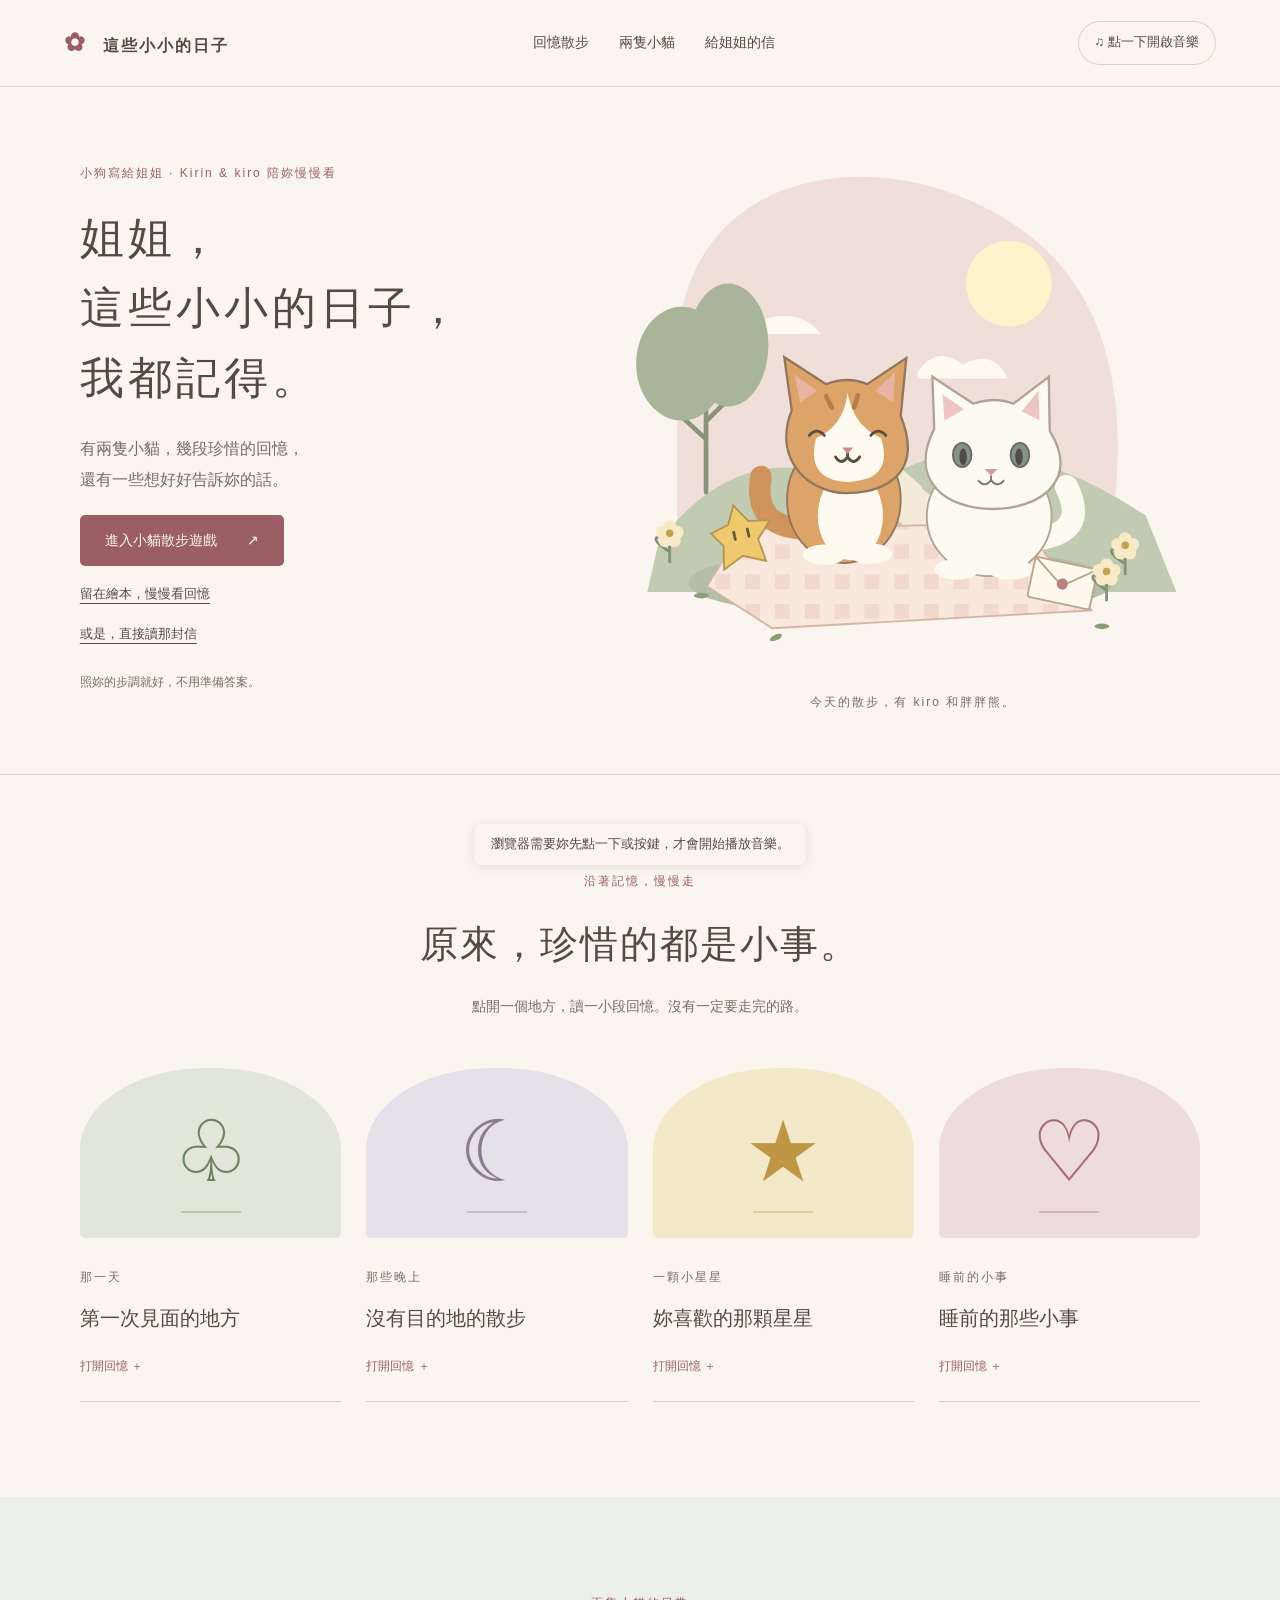
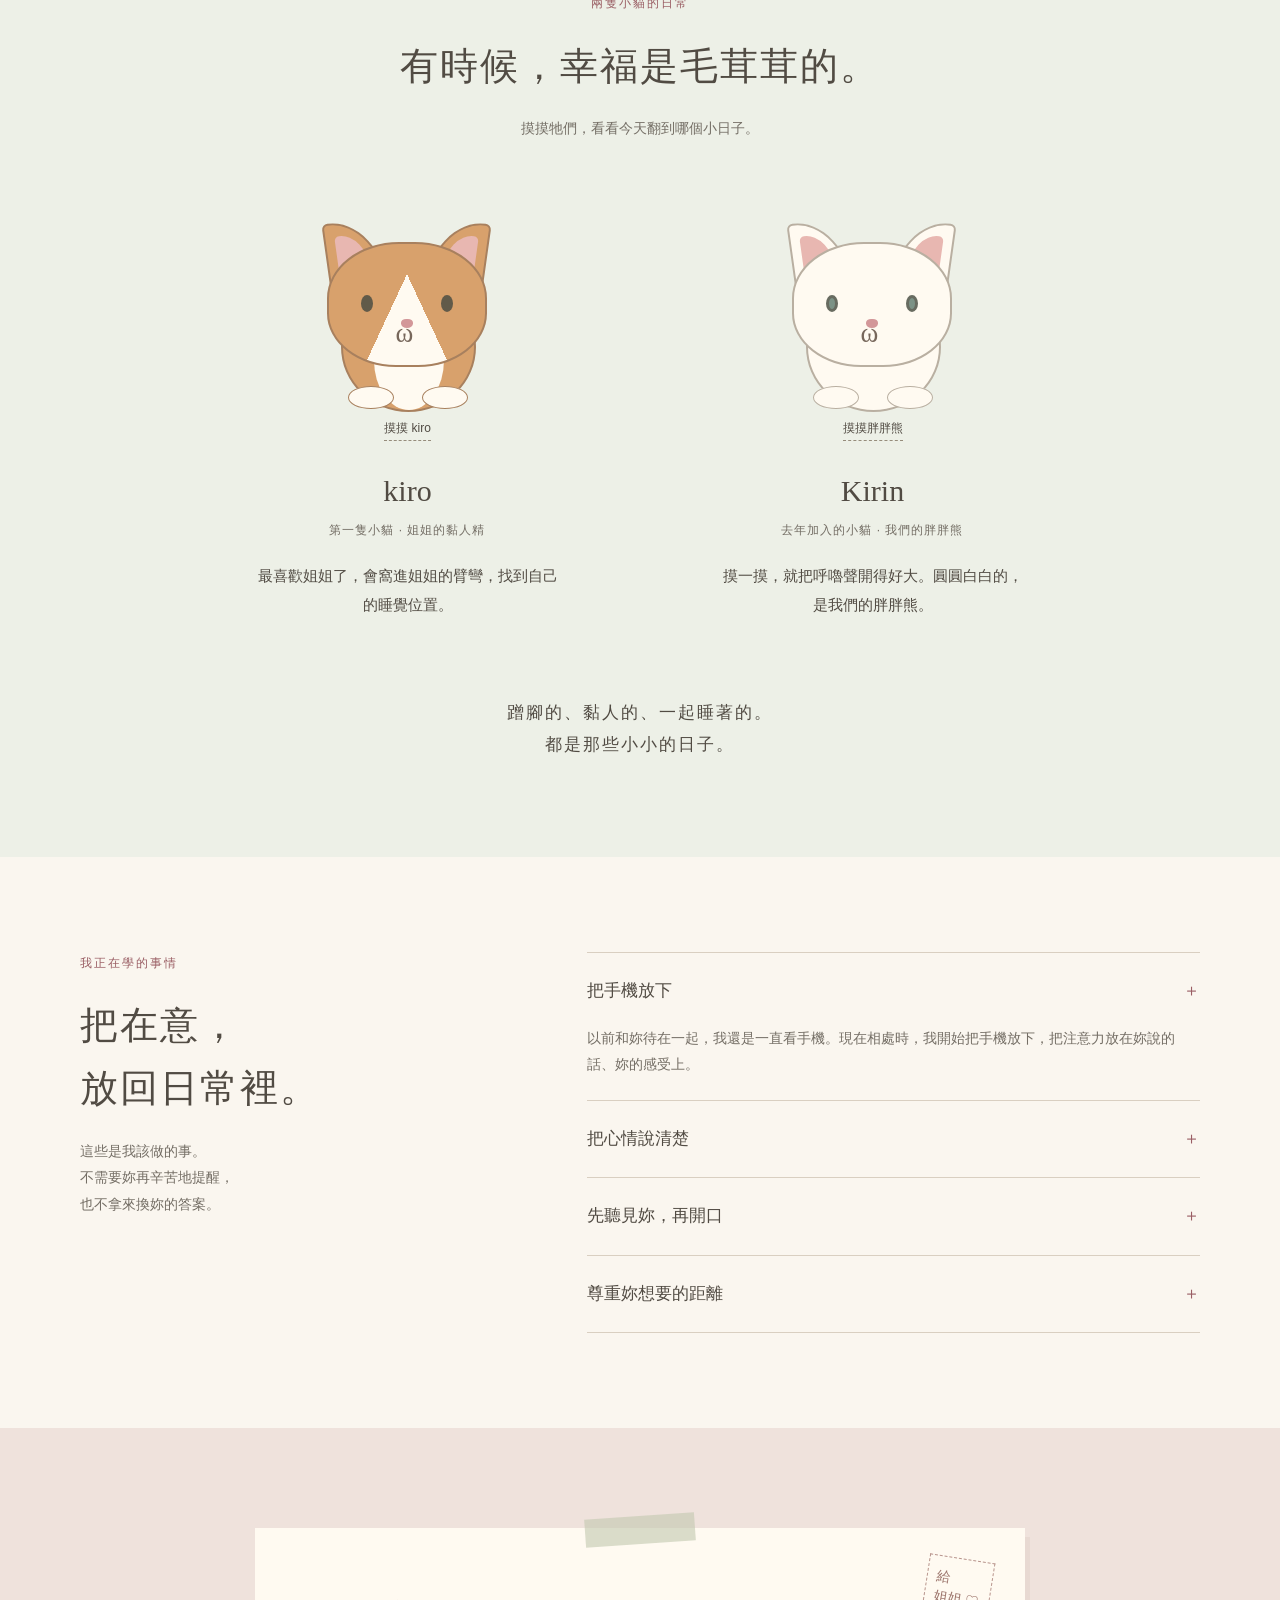
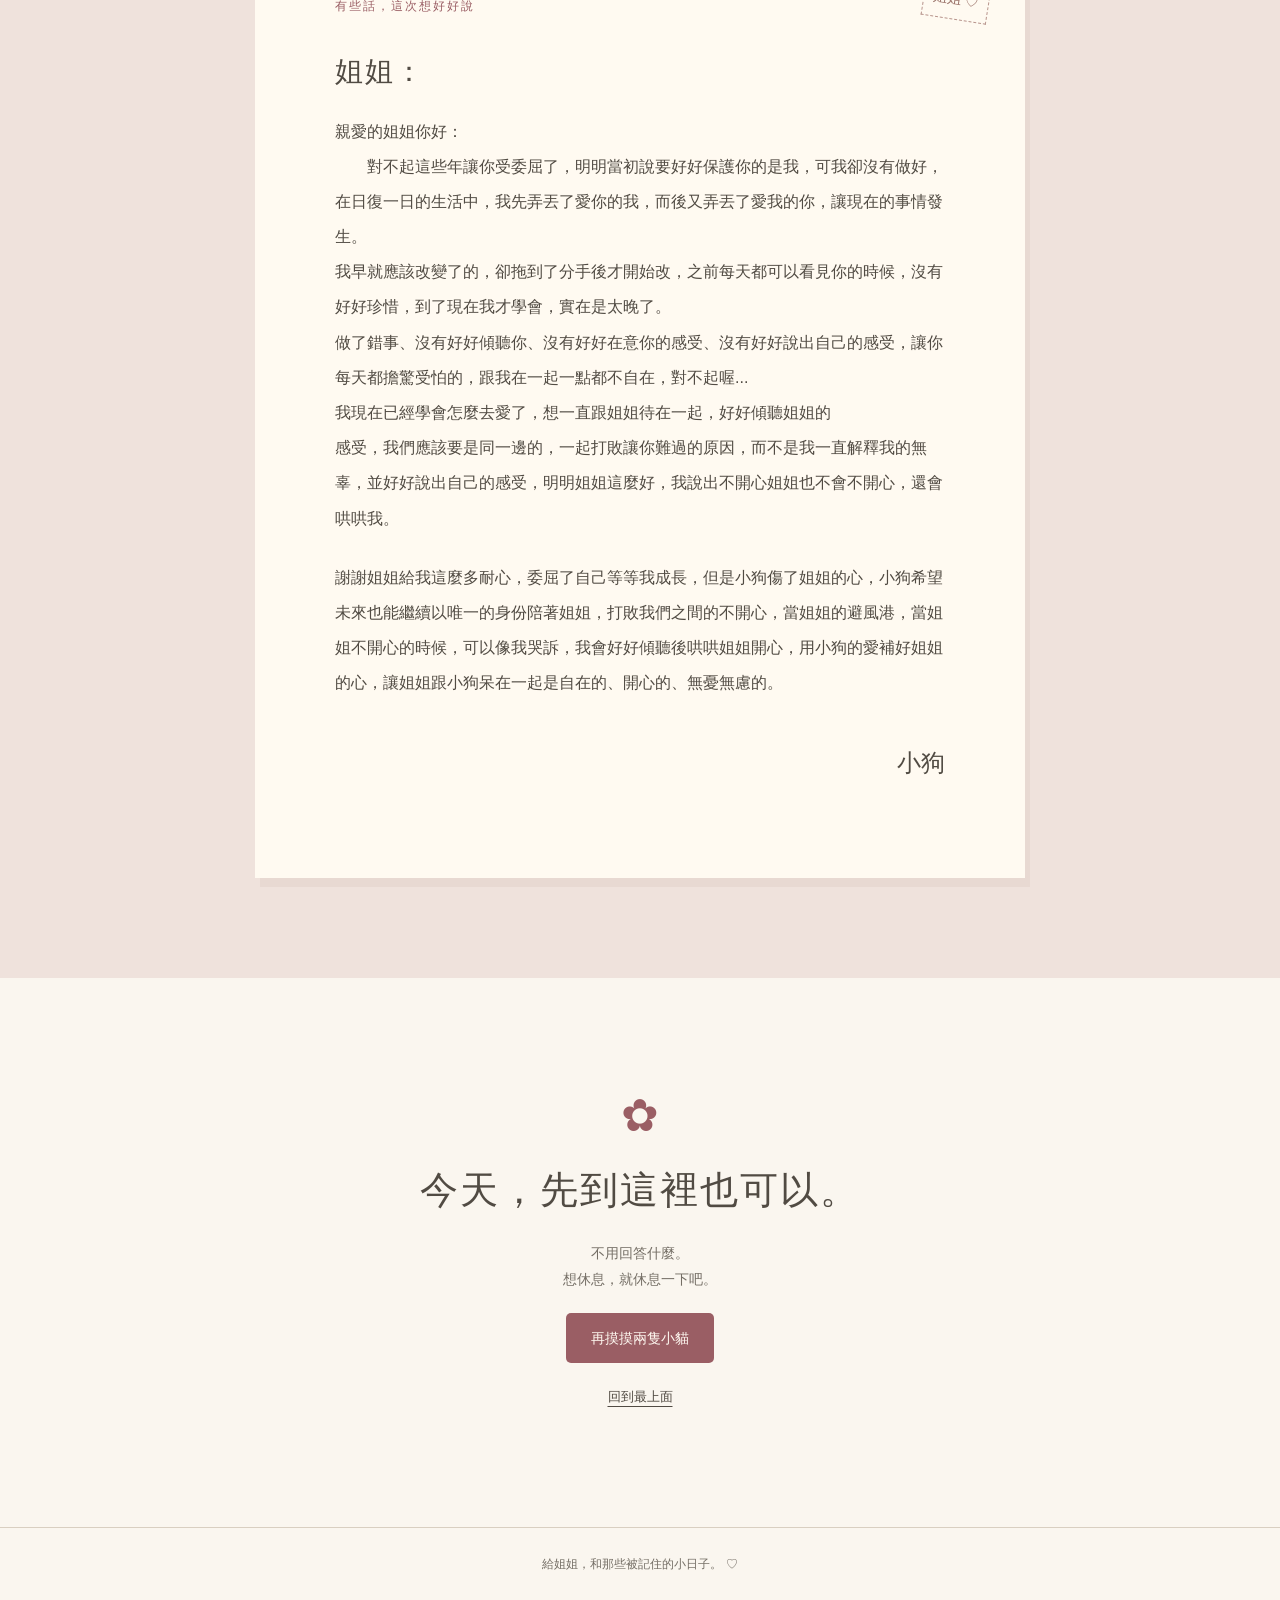
<file: index.html>
<!doctype html>
<html lang="zh-Hant">
<head>
  <meta charset="utf-8">
  <meta name="viewport" content="width=device-width,initial-scale=1">
  <meta name="robots" content="noindex,nofollow">
  <meta name="theme-color" content="#faf6ef">
  <title>姐姐，這些小小的日子</title>
  <link rel="stylesheet" href="./style.css">
  <script src="./story-content.js" defer></script>
  <script src="./letter.js" defer></script>
  <script src="./storybook-content.js" defer></script>
  <script src="./app.js" defer></script>
</head>
<body>
<a class="skip" href="#letter">直接讀信</a>
<header>
  <a class="brand" href="#home"><span aria-hidden="true">✿</span> 這些小小的日子</a>
  <nav aria-label="章節"><a href="#memories">回憶散步</a><a href="#cats">兩隻小貓</a><a href="#letter">給姐姐的信</a></nav>
  <button id="music" aria-pressed="false" type="button">♫ 音樂：關</button>
</header>
<main>
  <section id="home" class="hero">
    <div class="hero-copy"><p class="eyebrow">小狗寫給姐姐 · Kirin &amp; kiro 陪妳慢慢看</p>
      <h1>姐姐，<br>這些小小的日子，<br>我都記得。</h1>
      <p>有兩隻小貓，幾段珍惜的回憶，<br>還有一些想好好告訴妳的話。</p>
      <a class="primary" href="./game.html">進入小貓散步遊戲 <span aria-hidden="true">↗</span></a>
      <a class="quiet" href="#memories">留在繪本，慢慢看回憶</a>
      <a class="quiet" href="#letter">或是，直接讀那封信</a>
      <small>照妳的步調就好，不用準備答案。</small>
    </div>
    <div class="hero-art">
      <svg viewBox="0 0 650 590" role="img" aria-label="橘白色 kiro 與白色 Kirin 坐在公園的小毯子上，旁邊放著星星背包與一封信">
        <defs>
          <pattern id="checks" width="32" height="32" patternUnits="userSpaceOnUse"><rect width="32" height="32" fill="#f3d8cd"/><path d="M0 0h16v32H0zM0 0h32v16H0z" fill="#fff8ed" opacity=".5"/></pattern>
          <g id="flower"><path d="M0 0v32m0-12q-20-13-13-16Q0 4 0 20" fill="none" stroke="#819377" stroke-width="3"/><g fill="#f8eac6"><circle cx="0" cy="-7" r="7"/><circle cx="8" cy="-1" r="7"/><circle cx="5" cy="8" r="7"/><circle cx="-5" cy="8" r="7"/><circle cx="-8" cy="-1" r="7"/></g><circle r="4" fill="#c6a04f"/></g>
        </defs>
        <path d="M71 417V244C65 46 244 8 369 56c142 54 188 168 172 329Z" fill="#f0dfd8"/>
        <circle cx="427" cy="152" r="46" fill="#fff3cb"/>
        <path d="M93 195q37-35 67-4q45-13 65 15H93m236 42q20-31 49-9q32-18 48 15H329" fill="#fff9ef"/>
        <path d="M51 430q95-125 223-56q122-91 300 27l33 82H39Z" fill="#c1cbb1"/>
        <path d="M318 356q-25 28 43 56t80 84" fill="none" stroke="#f5ead8" stroke-width="43"/>
        <g stroke="#899478" stroke-width="5" fill="none" stroke-linecap="round"><path d="M102 376V245m0 74-40-37m40 18 41-41"/></g>
        <g fill="#a9b598"><ellipse cx="76" cy="238" rx="49" ry="61"/><ellipse cx="126" cy="218" rx="43" ry="66"/></g>
        <ellipse cx="311" cy="473" rx="228" ry="39" fill="#b4bea5"/>
        <path d="m141 416 299-7 76 94-343 19-70-45Z" fill="url(#checks)" stroke="#d4b5a6" stroke-width="2"/>
        <g transform="translate(148 225)" class="illustrated-cat">
          <path d="M83 189q-81 10-70-55" fill="none" stroke="#cf945b" stroke-width="23" stroke-linecap="round"/>
          <ellipse cx="102" cy="159" rx="61" ry="68" fill="#dca468" stroke="#94755e" stroke-width="2"/>
          <ellipse cx="109" cy="176" rx="35" ry="48" fill="#fffaf0"/>
          <path d="M46 63 38 6 83 35q23-9 44 0l42-28-6 62c27 67-24 83-59 83S24 120 46 63Z" fill="#dca468" stroke="#94755e" stroke-width="2.5"/>
          <path d="m49 25 6 30 18-13m63 0 21-20-2 33" fill="#e8b3a2"/>
          <path d="M106 44q-4 36-34 49-11 45 34 47 50-2 36-47-30-13-36-49" fill="#fffaf0"/>
          <path d="m83 48 6 12m28-13-4 13" stroke="#b67d49" stroke-width="5" stroke-linecap="round"/>
          <g stroke="#594d42" stroke-width="3" fill="none" stroke-linecap="round"><path d="M65 90q8-9 16 0m50 0q8-9 16 0m-41 17v6q-7 10-13 0m13 0q6 10 13 0"/></g>
          <path d="m100 103 12 0-6 7Z" fill="#c88f8a"/>
          <ellipse cx="81" cy="218" rx="23" ry="11" fill="#fffaf0"/><ellipse cx="131" cy="217" rx="23" ry="11" fill="#fffaf0"/>
        </g>
        <g transform="translate(323 244)">
          <path d="M110 183q85 2 56-57" fill="none" stroke="#fdfaf2" stroke-width="25" stroke-linecap="round"/>
          <ellipse cx="83" cy="158" rx="67" ry="64" fill="#fdfaf2" stroke="#b0a396" stroke-width="2"/>
          <path d="M24 64 22 8l44 29q23-8 43 0l38-29 1 58c33 53-10 84-61 84S-4 119 24 64Z" fill="#fdfaf2" stroke="#b0a396" stroke-width="2.5"/>
          <path d="m33 27 2 28 21-12m62 2 18-22 1 32" fill="#edc5c3"/>
          <g fill="#839386" stroke="#6b6860" stroke-width="2"><ellipse cx="54" cy="92" rx="10" ry="13"/><ellipse cx="116" cy="92" rx="10" ry="13"/></g>
          <g fill="#4e4c44"><ellipse cx="55" cy="94" rx="4" ry="9"/><ellipse cx="115" cy="94" rx="4" ry="9"/></g>
          <path d="m78 107 14 0-7 7Z" fill="#d39d9f"/><path d="M85 114v5m0 0q-7 9-14 0m14 0q7 9 14 0" fill="none" stroke="#80736b" stroke-width="2"/>
          <ellipse cx="48" cy="215" rx="24" ry="11" fill="#fdfaf2"/><ellipse cx="106" cy="215" rx="24" ry="11" fill="#fdfaf2"/>
        </g>
        <g transform="translate(102 397) rotate(-13)"><path d="m0 24 20-5L30 0l12 20 23 4-17 17 3 25-23-11-23 10 5-25Z" fill="#eec96d" stroke="#b69650" stroke-width="2"/><path d="M24 28v8m15-8v8" stroke="#695740" stroke-width="3" stroke-linecap="round"/></g>
        <g transform="translate(456 445) rotate(12)"><rect width="68" height="44" rx="3" fill="#fff9ed" stroke="#bba58c" stroke-width="2"/><path d="m0 0 34 25L68 0" fill="none" stroke="#bba58c" stroke-width="2"/><circle cx="34" cy="23" r="6" fill="#bd7e7e"/></g>
        <use href="#flower" x="63" y="420"/><use href="#flower" x="552" y="433"/><use href="#flower" x="532" y="461"/>
        <g fill="#8c9d7b"><ellipse cx="177" cy="532" rx="7" ry="3" transform="rotate(-25 177 532)"/><ellipse cx="527" cy="520" rx="8" ry="3"/><ellipse cx="97" cy="487" rx="8" ry="3"/></g>
      </svg>
      <p class="art-note">今天的散步，有 kiro 和胖胖熊。</p>
    </div>
  </section>
  <section id="memories" class="section memories">
    <div class="section-heading"><p class="eyebrow">沿著記憶，慢慢走</p><h2>原來，珍惜的都是小事。</h2><p>點開一個地方，讀一小段回憶。沒有一定要走完的路。</p></div>
    <div class="memory-grid">
      <details><summary><span class="drawing park" aria-hidden="true">♧<i></i></span><span class="memory-number">那一天</span><h3>成大光復門對面的小路</h3><span class="open-hint">打開回憶 ＋</span></summary><div class="memory-copy" data-stories="park.bench park.car walk.lamp"><p>第一次見面，是在成功大學光復大門對面、停車場旁邊的小路。我在那裡上了姐姐的車。</p><p>我那時候還開了錄音，因為很擔心後座會有人把我擄走。現在想起來，自己真的好緊張。</p><p>坐在車上，我還是很緊張，一直調整我的口罩。</p><p>我也記得，我們曾把車停在路邊，一起玩傳說對決。現在想起來，我記得的不只是遊戲，是那時候有妳在旁邊。</p><p>走過暗暗的小路時，我有一點小心思：想讓妳牽著我、靠著我。那是我很想靠近妳的時候。</p></div></details>
      <details><summary><span class="drawing walk" aria-hidden="true">☾<i></i></span><span class="memory-number">那些晚上</span><h3>火車站旁的散步</h3><span class="open-hint">打開回憶 ＋</span></summary><div class="memory-copy" data-stories="walk.bench"><p>以前，我們會在台南火車站旁邊的公園散步。</p><p>不一定要去哪裡，也不一定要做什麼。兩個人一起走著，就是我很珍惜的日常。</p><p>後來我卻常把注意力留給手機，忘了好好陪在眼前的妳身邊。</p></div></details>
      <details><summary><span class="drawing star" aria-hidden="true">★<i></i></span><span class="memory-number">一顆小星星</span><h3>妳喜歡的星星背包</h3><span class="open-hint">打開回憶 ＋</span></summary><div class="memory-copy" data-stories="home.star"><p>送妳的那個瑪利歐星星背包，妳很喜歡。</p><p>後來它髒掉了，但我一直記得，自己曾經很用心地想讓妳開心。</p><p>我想找回的，也包括那個會認真記住妳喜歡什麼的自己。</p></div></details>
      <details><summary><span class="drawing care" aria-hidden="true">♡<i></i></span><span class="memory-number">睡前的小事</span><h3>卸妝，然後擦保養品</h3><span class="open-hint">打開回憶 ＋</span></summary><div class="memory-copy" data-stories="home.care"><p>以前，我會每天幫妳卸妝、擦臉上的保養品。</p><p>這些看起來很小的事情，曾經是我把在意放進生活裡的方式。</p><p>後來不再做的時候，我沒有好好想過，妳會有多失落。對不起。</p></div></details>
    </div>
  </section>
  <section id="cats" class="section cats">
    <div class="section-heading"><p class="eyebrow">兩隻小貓的日常</p><h2>有時候，幸福是毛茸茸的。</h2><p>摸摸牠們，看看今天翻到哪個小日子。</p></div>
    <div class="cat-pair">
      <article><button class="cat-button" data-cat="kiro" aria-label="摸摸 kiro，讀下一段日常"><span class="cat-portrait orange" aria-hidden="true"><span class="ear left"></span><span class="ear right"></span><span class="cat-body"></span><span class="cat-head"><i class="eye left"></i><i class="eye right"></i><i class="nose"></i><i class="mouth">ω</i></span><span class="paw left"></span><span class="paw right"></span><span class="pet-heart">♡</span></span><span class="pet-label">摸摸 kiro</span></button><h3>kiro</h3><p class="cat-subtitle">第一隻小貓 · 姐姐的黏人精</p><p class="cat-story" id="kiro-story" aria-live="polite">最喜歡姐姐了，會窩進姐姐的臂彎，找到自己的睡覺位置。</p></article>
      <article><button class="cat-button" data-cat="Kirin" aria-label="摸摸 Kirin，讀下一段日常"><span class="cat-portrait white" aria-hidden="true"><span class="ear left"></span><span class="ear right"></span><span class="cat-body"></span><span class="cat-head"><i class="eye left"></i><i class="eye right"></i><i class="nose"></i><i class="mouth">ω</i></span><span class="paw left"></span><span class="paw right"></span><span class="pet-heart">♡</span></span><span class="pet-label">摸摸胖胖熊</span></button><h3>Kirin</h3><p class="cat-subtitle">去年加入的小貓 · 我們的胖胖熊</p><p class="cat-story" id="Kirin-story" aria-live="polite">摸一摸，就把呼嚕聲開得好大。圓圓白白的，是我們的胖胖熊。</p></article>
    </div>
    <p class="cat-footnote">蹭腳的、黏人的、一起睡著的。<br>都是那些小小的日子。</p>
  </section>
  <section id="changes" class="section changes">
    <div><p class="eyebrow">我正在學的事情</p><h2>把在意，<br>放回日常裡。</h2><p>這些是我該做的事。<br>不需要妳再辛苦地提醒，<br>也不拿來換妳的答案。</p></div>
    <div class="change-list">
      <details open><summary>把手機放下 <span>＋</span></summary><p>以前和妳待在一起，我還是一直看手機。現在相處時，我開始把手機放下，把注意力放在妳說的話、妳的感受上。</p></details>
      <details><summary>把心情說清楚 <span>＋</span></summary><p>我現在心情不好時，會直接說出來，不讓妳只能從我的沉默猜測，也不讓妳一直擔心我是不是在生氣。</p></details>
      <details><summary>先聽見妳，再開口 <span>＋</span></summary><p>這是我還要繼續練習的。妳說難過的時候，我先聽完，不急著解釋自己的行為，不用「我不是那個意思」把妳的感受推回去。</p></details>
      <details><summary>尊重妳想要的距離 <span>＋</span></summary><p>我想靠近妳，也要在意妳是不是舒服。擁抱之前先確認，妳不想的時候就停下。妳說累了，我要認真聽見。</p></details>
    </div>
  </section>
  <section id="letter" class="section letter-section">
    <div class="letter">
      <span class="stamp" aria-hidden="true">給<br>姐姐 ♡</span>
      <p class="eyebrow">有些話，這次想好好說</p><h2>姐姐：</h2>
      <div id="letter-body"><p>這封信還沒寫好。</p></div>
      <p class="signature">小狗</p>
    </div>
  </section>
  <section class="ending section"><span aria-hidden="true" class="end-flower">✿</span><h2>今天，先到這裡也可以。</h2><p>不用回答什麼。<br>想休息，就休息一下吧。</p><a class="primary" href="#cats">再摸摸兩隻小貓</a><a class="quiet" href="#home">回到最上面</a></section>
</main>
<footer>給姐姐，和那些被記住的小日子。<span aria-hidden="true"> ♡</span></footer>
<p id="audio-status" class="audio-status" role="status"></p>
</body>
</html>
</file>
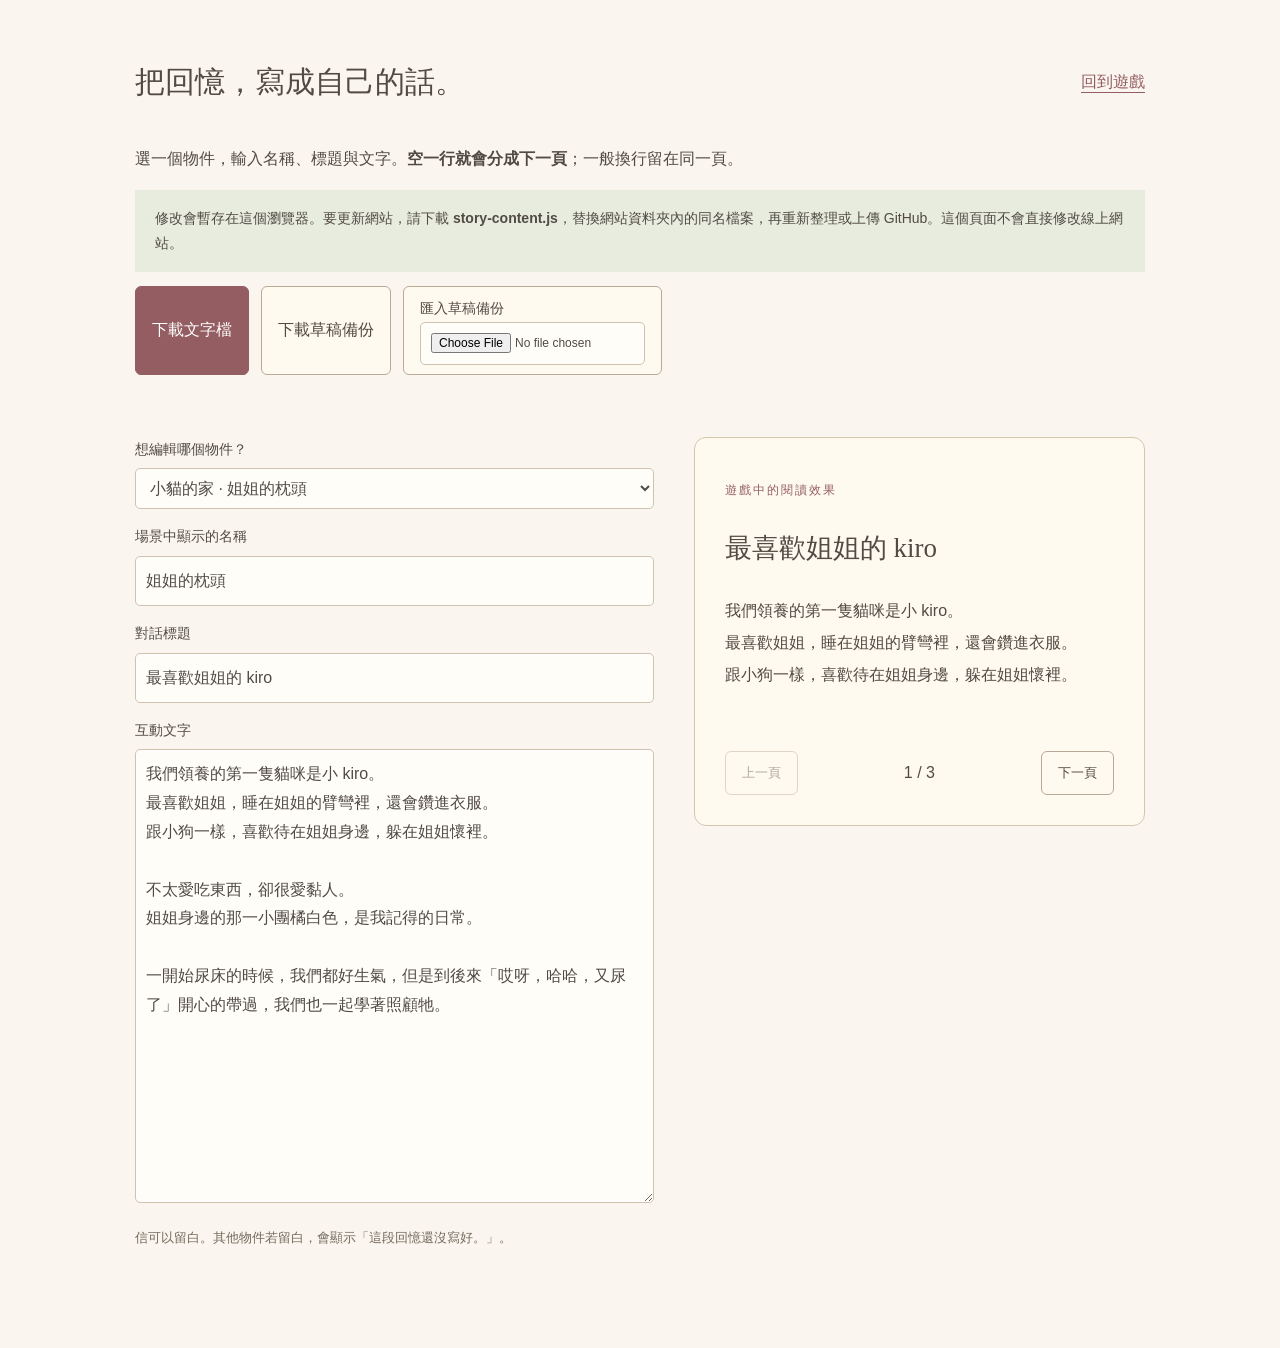
<file: editor.html>
<!doctype html>
<html lang="zh-Hant">
<head>
  <meta charset="utf-8">
  <meta name="viewport" content="width=device-width,initial-scale=1">
  <meta name="robots" content="noindex,nofollow">
  <title>編輯回憶文字</title>
  <link rel="stylesheet" href="./editor.css">
  <script src="./story-content.js" defer></script>
  <script src="./editor.js" defer></script>
</head>
<body>
<main>
  <header><h1>把回憶，寫成自己的話。</h1><a href="./game.html">回到遊戲</a></header>
  <p>選一個物件，輸入名稱、標題與文字。<strong>空一行就會分成下一頁</strong>；一般換行留在同一頁。</p>
  <p class="notice">修改會暫存在這個瀏覽器。要更新網站，請下載 <strong>story-content.js</strong>，替換網站資料夾內的同名檔案，再重新整理或上傳 GitHub。這個頁面不會直接修改線上網站。</p>
  <div class="toolbar"><button id="download" type="button">下載文字檔</button><button id="backup" type="button">下載草稿備份</button><label class="import">匯入草稿備份<input type="file" id="import" accept=".json,application/json"></label></div>
  <p id="save-state" role="status"></p>
  <div class="layout">
    <section class="fields" aria-label="編輯物件">
      <label for="item">想編輯哪個物件？</label><select id="item"></select>
      <label for="label">場景中顯示的名稱</label><input id="label" maxlength="40">
      <label for="title">對話標題</label><input id="title" maxlength="120">
      <label for="body">互動文字</label><textarea id="body" rows="15" maxlength="30000" placeholder="在這裡寫下你想說的話。&#10;&#10;空一行，下一段就會出現在下一頁。"></textarea>
      <p class="hint">信可以留白。其他物件若留白，會顯示「這段回憶還沒寫好。」。</p>
    </section>
    <section class="preview" aria-label="對話預覽"><p class="caption">遊戲中的閱讀效果</p><h2 id="preview-title"></h2><p id="preview-body"></p><div class="pages"><button id="previous" type="button">上一頁</button><span id="page-count"></span><button id="next" type="button">下一頁</button></div></section>
  </div>
</main>
</body>
</html>
</file>
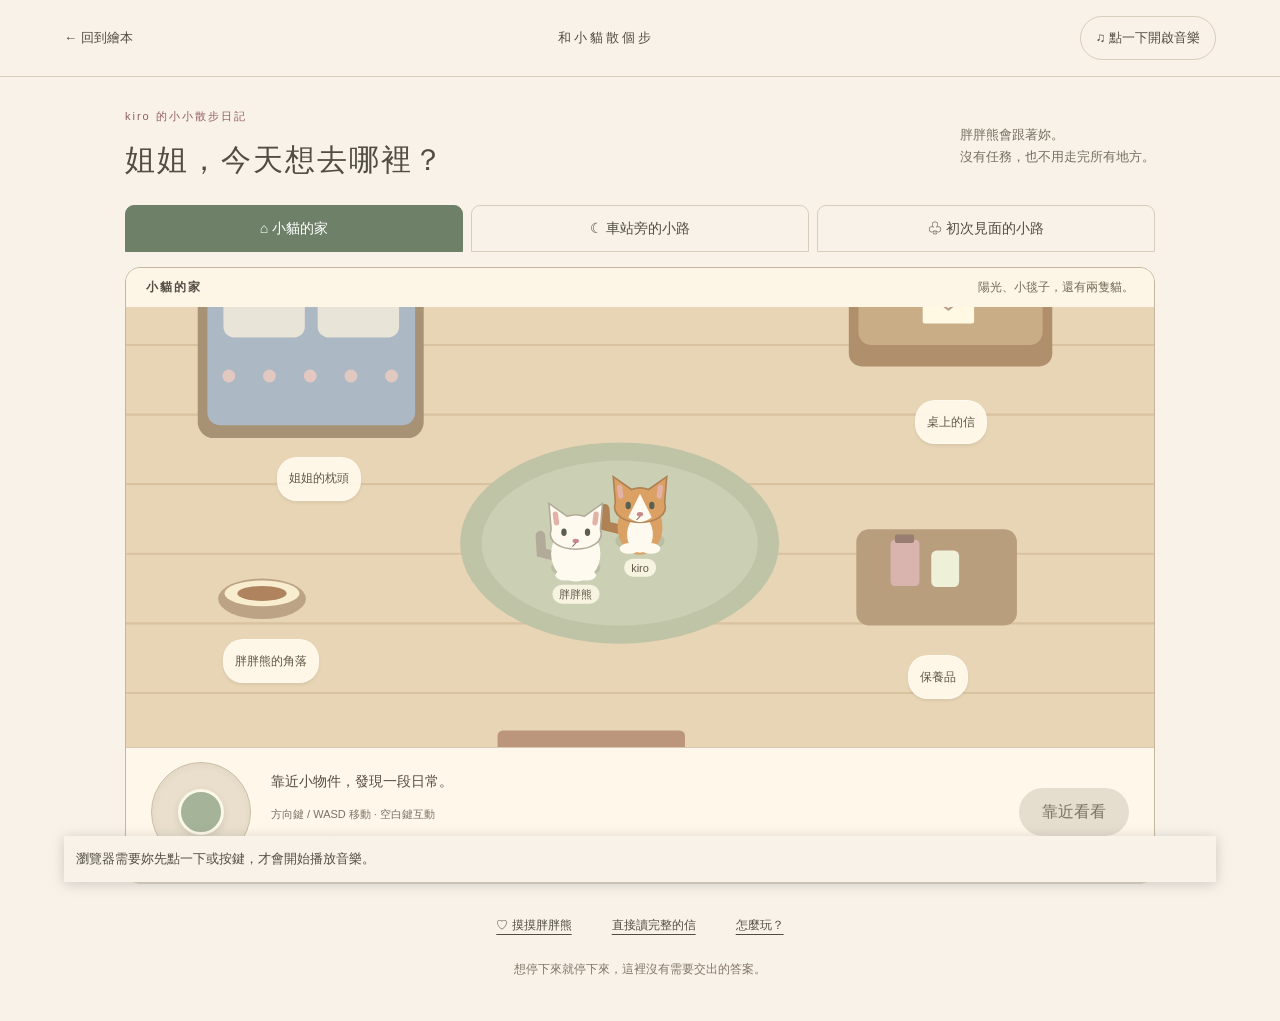
<file: game.html>
<!doctype html>
<html lang="zh-Hant">
<head>
  <meta charset="utf-8">
  <meta name="viewport" content="width=device-width,initial-scale=1">
  <meta name="robots" content="noindex,nofollow">
  <meta name="theme-color" content="#f8f2e8">
  <title>和小貓散個步 · 給姐姐</title>
  <link rel="stylesheet" href="./game.css">
  <script src="./story-content.js" defer></script>
  <script src="./letter.js" defer></script>
  <script src="./game-world.js" defer></script>
  <script src="./game.js" defer></script>
  <script src="./app.js" defer></script>
</head>
<body>
  <header><a href="./index.html">← 回到繪本</a><span>和小貓散個步</span><button id="music" type="button" aria-pressed="false">♫ 音樂：關</button></header>
  <main>
    <div class="intro"><div><p class="eyebrow">kiro 的小小散步日記</p><h1>姐姐，今天想去哪裡？</h1></div><p>胖胖熊會跟著妳。<br>沒有任務，也不用走完所有地方。</p></div>
    <nav class="places" aria-label="選擇散步地點">
      <button type="button" data-scene="home" aria-pressed="true">⌂ 小貓的家</button>
      <button type="button" data-scene="walk" aria-pressed="false">☾ 車站旁的小路</button>
      <button type="button" data-scene="park" aria-pressed="false">♧ 初次見面的小路</button>
    </nav>
    <div class="game-frame">
      <div class="scene-caption"><span id="place-name">小貓的家</span><span id="place-mood">陽光、小毯子，還有兩隻貓。</span></div>
      <div id="stage" tabindex="0" role="region" aria-label="探索場景。方向鍵或 WASD 移動，空白鍵互動，也可以點擊場景中的物件。" aria-describedby="instructions">
        <canvas id="world" aria-hidden="true"></canvas>
        <div id="objects"></div>
        <span class="cat-tag" id="kiro-tag" aria-hidden="true">kiro</span>
        <span class="cat-tag" id="kirin-tag" aria-hidden="true">胖胖熊</span>
      </div>
      <div class="controls">
        <div id="joystick" role="group" aria-label="拖曳方向桿移動 kiro"><span class="axis">＋</span><span id="stick"></span></div>
        <div class="control-copy"><p id="nearby" role="status">靠近小物件，發現一段日常。</p><small id="instructions">方向鍵 / WASD 移動 · 空白鍵互動<br>也可以拖曳方向桿，或點選場景中的物件。</small></div>
        <button id="interact" type="button" disabled>靠近看看</button>
      </div>
    </div>
    <div class="below"><button id="pet" type="button">♡ 摸摸胖胖熊</button><a href="./index.html#letter">直接讀完整的信</a><button id="help" type="button">怎麼玩？</button></div>
    <p class="gentle">想停下來就停下來，這裡沒有需要交出的答案。</p>
  </main>
  <dialog id="story" aria-labelledby="story-title" aria-describedby="story-text">
    <div class="dialog-top"><span id="story-place"></span><button id="close-story" type="button" aria-label="關閉對話">×</button></div>
    <h2 id="story-title"></h2>
    <figure id="story-photos" hidden>
      <img id="story-photo" alt="" decoding="async">
      <figcaption><button id="previous-photo" type="button" aria-label="上一張照片">←</button><span id="photo-count" aria-live="polite"></span><button id="next-photo" type="button" aria-label="下一張照片">→</button></figcaption>
    </figure>
    <p id="story-text"></p>
    <div class="dialog-bottom"><span id="story-page"></span><button id="next-story" type="button">繼續讀</button></div>
  </dialog>
  <p id="audio-status" role="status"></p>
</body>
</html>
</file>
<file: style.css>
:root{--paper:#faf6ef;--ink:#514b43;--muted:#746e65;--rose:#9a5e64;--pink:#f0dfd8;--sage:#dce2d2;--line:#d9cfc1}
*{box-sizing:border-box}html{scroll-behavior:smooth;scroll-padding-top:105px}body{margin:0;background:var(--paper);color:var(--ink);font-family:"Microsoft JhengHei","PingFang TC",sans-serif;font-size:16px;line-height:1.9}button,a{-webkit-tap-highlight-color:transparent}a{color:inherit}button{font:inherit;color:inherit;cursor:pointer}button:focus-visible,a:focus-visible,summary:focus-visible{outline:3px solid var(--rose);outline-offset:6px}header{position:sticky;top:0;z-index:10;display:flex;align-items:center;justify-content:space-between;gap:24px;padding:19px 5%;background:#faf6eff5;border-bottom:1px solid #dfd6ca}header a{text-decoration:none}.brand{font-weight:700;letter-spacing:2px}.brand span{color:var(--rose);font-size:25px;margin-right:10px}nav{display:flex;gap:30px;font-size:14px}nav a:hover{text-decoration:underline;text-underline-offset:7px}#music{border:1px solid var(--line);border-radius:30px;background:transparent;padding:7px 16px;font-size:13px;min-height:44px}.skip{position:fixed;top:-100px;z-index:30;padding:10px;background:white}.skip:focus{top:0}
.hero{max-width:1380px;min-height:650px;margin:auto;padding:55px 5% 60px;display:grid;grid-template-columns:1fr 1.15fr;align-items:center;gap:20px}.hero-copy{padding-left:3%;animation:arrive .8s ease both}.eyebrow{color:var(--rose);font-size:12px;letter-spacing:2px;margin:0 0 20px}h1,h2,h3{font-family:"Yu Mincho","Noto Serif TC","PMingLiU",serif;font-weight:500}h1{font-size:clamp(34px,3.4vw,52px);line-height:1.6;letter-spacing:4px;margin:0 0 21px}p{margin:0 0 20px}.hero-copy>p:not(.eyebrow){color:var(--muted)}.primary{display:inline-flex;align-items:center;gap:30px;padding:12px 25px;background:var(--rose);color:#fff9f1;text-decoration:none;border-radius:5px;font-size:14px;transition:background .2s,transform .2s}.primary:hover{background:#814b51;transform:translateY(-2px)}.quiet{display:block;width:fit-content;font-size:13px;text-underline-offset:5px;margin-top:16px}.hero small{display:block;color:var(--muted);font-size:12px;margin-top:24px}.hero-art svg{width:100%;height:auto;display:block}.hero-art{animation:arrive 1.1s ease both}.art-note{text-align:center;font-size:12px;color:var(--muted);letter-spacing:2px;margin:0}.section{padding:95px max(6%,calc((100% - 1120px)/2));}.section-heading{text-align:center;margin-bottom:48px}.section-heading h2,h2{font-size:clamp(27px,3vw,38px);line-height:1.65;letter-spacing:2px;margin:0 0 18px}.section-heading p:last-child{color:var(--muted);font-size:14px}.memories{border-top:1px solid var(--line)}.memory-grid{display:grid;grid-template-columns:repeat(4,1fr);gap:25px;align-items:start}details summary{cursor:pointer;list-style:none}summary::-webkit-details-marker{display:none}.memory-grid details{border-bottom:1px solid var(--line);padding-bottom:20px}.drawing{height:170px;display:flex;align-items:center;justify-content:center;position:relative;font-family:Georgia,serif;font-size:85px;border-radius:48% 48% 5px 5px;margin-bottom:23px}.park{background:#e1e6d8;color:#6d8263}.walk{background:#e4e2e8;color:#8b7a90}.star{background:#f3e8c8;color:#be9644}.care{background:#eedcda;color:#a76d74}.drawing i{position:absolute;bottom:25px;width:60px;border-bottom:2px solid currentColor;opacity:.35}.memory-number{font-size:12px;color:var(--muted);letter-spacing:2px}.memory-grid h3{font-size:20px;margin:8px 0 13px}.open-hint{font-size:12px;color:var(--rose)}.memory-copy{font-size:14px;margin-top:23px}.memory-copy p:last-child{margin:0}.memory-grid details[open] .drawing{transform:rotate(-2deg)}.drawing{transition:transform .25s}details[open] .memory-copy{animation:arrive .3s ease}
.cats{background:#edf0e7}.cat-pair{display:grid;grid-template-columns:1fr 1fr;gap:100px;max-width:830px;margin:auto;text-align:center}.cat-pair h3{font-family:Georgia,serif;font-size:30px;margin:8px 0 0}.cat-subtitle{color:var(--muted);font-size:12px;letter-spacing:1px}.cat-story{font-size:15px;min-height:90px;max-width:300px;margin:0 auto}.cat-button{display:block;margin:auto;background:none;border:0;padding:12px;position:relative}.pet-label{font-size:12px;border-bottom:1px dashed #968c7b;padding-bottom:5px}.cat-portrait{display:block;width:240px;height:210px;position:relative;--fur:#d8a16c;--outline:#a8805e}.cat-portrait.white{--fur:#fffaf1;--outline:#b9afa1}.cat-body{position:absolute;width:135px;height:130px;border-radius:50%;background:var(--fur);left:53px;top:80px;border:2px solid var(--outline)}.orange .cat-body:after{content:"";position:absolute;width:70px;height:100px;background:#fffaf1;border-radius:50%;left:31px;top:26px}.cat-head{position:absolute;left:39px;top:40px;width:160px;height:125px;background:var(--fur);border:2px solid var(--outline);border-radius:45% 45% 43% 43%;z-index:2}.orange .cat-head{background:conic-gradient(from 155deg at 50% 25%,#fffaf1 0deg 50deg,#d8a16c 50deg 360deg)}.ear{position:absolute;top:18px;width:60px;height:85px;background:var(--fur);border:2px solid var(--outline);border-radius:6px 90% 0 0}.ear.left{left:39px;transform:rotate(-8deg)}.ear.right{right:42px;transform:scaleX(-1) rotate(-8deg)}.ear:after{content:"";position:absolute;inset:12px 15px 24px 9px;background:#e8b7b1;border-radius:5px 90% 0 0}.eye{position:absolute;width:12px;height:17px;background:#615a49;border-radius:50%;top:51px}.eye.left{left:32px}.eye.right{right:32px}.white .eye{background:#7c9286;border:3px solid #686b60}.nose{position:absolute;left:72px;top:75px;width:12px;height:9px;background:#d39799;border-radius:50% 50% 60% 60%}.mouth{position:absolute;left:67px;top:74px;font:27px Georgia;color:#77675b}.paw{position:absolute;width:46px;height:23px;top:184px;border-radius:50%;background:#fffaf1;border:1px solid var(--outline);z-index:3}.paw.left{left:60px}.paw.right{right:60px}.pet-heart{position:absolute;right:0;top:5px;color:var(--rose);font-size:35px;opacity:0}.petting .pet-heart{animation:heart .7s ease}.petting .cat-head{transform:rotate(-5deg)}.cat-head{transition:transform .2s}.cat-button:hover .cat-head{transform:translateY(-3px)}.cat-footnote{text-align:center;font-family:"PMingLiU",serif;letter-spacing:2px;font-size:17px;margin:45px 0 0}
.changes{display:grid;grid-template-columns:1fr 1.4fr;gap:70px}.changes>div>p:last-child{color:var(--muted);font-size:14px}.change-list details{border-top:1px solid var(--line);padding:22px 0}.change-list details:last-child{border-bottom:1px solid var(--line)}.change-list summary{display:flex;justify-content:space-between;gap:20px;font-size:17px}.change-list summary span{color:var(--rose)}.change-list p{font-size:14px;color:var(--muted);margin:18px 0 0}.letter-section{background:#efe2dc;padding-top:100px;padding-bottom:100px}.letter{max-width:770px;margin:auto;background:#fffaf1;padding:65px 80px;position:relative;box-shadow:5px 9px 0 #dbcac15c}.letter:before{content:"";position:absolute;width:110px;height:28px;background:#c1c9af99;top:-12px;left:calc(50% - 55px);transform:rotate(-4deg)}.letter p{font-size:16px;line-height:2.2;margin-bottom:24px}.letter .eyebrow{font-size:12px;margin-bottom:30px}.letter h2{font-size:28px}.letter .letter-emphasis{font-family:"PMingLiU",serif;font-size:23px;line-height:1.9;color:#8d555c;border-left:2px solid #cba09d;padding-left:22px;margin:35px 0}.stamp{position:absolute;right:35px;top:30px;border:1px dashed #b8958d;transform:rotate(9deg);font-family:"PMingLiU",serif;font-size:14px;line-height:1.5;padding:9px;color:#9a7269}.letter .signature{text-align:right;font-family:"PMingLiU",serif;font-size:24px;margin-top:36px}.ending{text-align:center}.end-flower{font-size:45px;color:var(--rose)}.ending p{font-size:14px;color:var(--muted)}.ending .quiet{margin:22px auto}footer{text-align:center;border-top:1px solid var(--line);padding:25px;font-size:12px;color:var(--muted)}.audio-status{position:fixed;bottom:15px;left:50%;transform:translateX(-50%);z-index:20;font-size:13px;background:var(--paper);box-shadow:0 2px 10px #514b4320;border-radius:6px;max-width:90%;padding:8px 16px}.audio-status:empty{display:none}
@keyframes arrive{from{opacity:0;transform:translateY(12px)}to{opacity:1;transform:translateY(0)}}@keyframes heart{0%{opacity:0;transform:translateY(10px)}30%{opacity:1}100%{opacity:0;transform:translateY(-25px)}}
@media(max-width:850px){header{gap:10px;padding:12px 5%}nav{gap:15px;font-size:12px}.brand{font-size:13px;letter-spacing:0}.brand span{margin-right:4px}.hero{min-height:0;padding-top:42px}.hero-copy{padding:0}h1{font-size:34px;letter-spacing:2px}.hero .eyebrow{font-size:10px;letter-spacing:0}.hero-copy>p:not(.eyebrow){font-size:14px}.memory-grid{grid-template-columns:repeat(2,1fr);gap:35px}.section{padding:65px 7%}.cat-pair{gap:25px}.changes{gap:35px}.letter{padding:60px 40px}.stamp{right:20px;top:25px}}
@media(max-width:580px){html{scroll-padding-top:125px}header{flex-wrap:wrap;gap:4px 12px}.brand{flex:1}#music{padding:4px 12px}nav{order:3;width:100%;justify-content:center;gap:30px;padding-top:5px}.hero{grid-template-columns:1fr;padding:40px 7% 35px;gap:10px}.hero-copy{text-align:center}.hero .eyebrow{font-size:11px}h1{font-size:35px;line-height:1.5}.hero-copy>p:not(.eyebrow){font-size:14px}.hero .quiet{margin:15px auto}.hero small{margin-top:18px}.hero-art{max-width:420px;margin:auto}.art-note{font-size:11px}.section-heading{margin-bottom:30px}.section-heading h2{font-size:27px}.section-heading p:last-child{font-size:13px}.memory-grid{gap:25px 18px}.drawing{height:130px;font-size:65px}.memory-grid h3{font-size:17px}.memory-number{font-size:11px}.cat-pair{grid-template-columns:1fr;gap:35px}.cat-story{min-height:60px}.changes{grid-template-columns:1fr;gap:15px}.changes h2 br{display:none}.letter-section{padding:50px 5%}.letter{padding:65px 24px 25px}.letter p{font-size:15px}.letter .letter-emphasis{font-size:20px;padding-left:15px}.stamp{font-size:12px;right:17px;top:15px}.letter .eyebrow{font-size:10px;letter-spacing:1px}.ending h2{font-size:27px}}
@media(prefers-reduced-motion:reduce){html{scroll-behavior:auto}*,*:before,*:after{animation:none!important;transition:none!important}}
</file>
<file: editor.css>
*{box-sizing:border-box}body{margin:0;background:#faf6ef;color:#514b43;font:16px/1.8 "Microsoft JhengHei","PingFang TC",sans-serif}main{max-width:1060px;margin:35px auto;padding:0 25px 50px}header{display:flex;justify-content:space-between;align-items:center;gap:20px}h1{font-family:"PMingLiU",serif;font-size:30px;font-weight:500}a{color:#935d61;text-underline-offset:5px}button,input,textarea,select{font:inherit;color:inherit}button,.import{cursor:pointer;min-height:44px;padding:9px 16px;border:1px solid #bba997;background:#fffaf0;border-radius:6px}#download{background:#935d61;color:white;border-color:#935d61}button:disabled{opacity:.45;cursor:default}button:focus-visible,input:focus-visible,textarea:focus-visible,select:focus-visible{outline:3px solid #935d61;outline-offset:2px}.notice{padding:16px 20px;background:#e8ecdf;font-size:14px}.toolbar{display:flex;gap:12px;flex-wrap:wrap}.import{font-size:14px}.import input{display:block;max-width:225px;font-size:12px}.layout{display:grid;grid-template-columns:1.15fr 1fr;gap:40px;margin-top:25px}.fields label{display:block;margin:15px 0 6px;font-size:14px}.fields label:first-child{margin-top:0}input,textarea,select{width:100%;background:#fffdf8;border:1px solid #cfc2b0;border-radius:5px;padding:10px}textarea{resize:vertical;line-height:1.8}.preview{align-self:start;position:sticky;top:20px;background:#fffaf0;padding:30px;border:1px solid #d5c4ae;border-radius:12px;overflow-wrap:anywhere}.caption{font-size:12px;color:#935d61;letter-spacing:2px}h2{font-family:"PMingLiU",serif;font-weight:500;font-size:27px}#preview-body{white-space:pre-wrap;min-height:140px;line-height:2}.pages{display:flex;align-items:center;justify-content:space-between;gap:10px}.pages button{font-size:13px}.hint,#save-state{font-size:13px;color:#756a5e}#save-state{min-height:24px}strong{font-weight:600}@media(max-width:700px){main{margin-top:15px;padding:0 18px 30px}header{display:block}h1{font-size:26px}.layout{grid-template-columns:1fr;gap:20px}.preview{position:static;padding:22px}.toolbar{gap:8px}}
</file>
<file: game.css>
#story-photos{margin:0 0 18px}
#story-photos[hidden]{display:none}
#story-photo{display:block;width:100%;height:clamp(170px,30dvh,280px);object-fit:contain;background:#eee6d9;border-radius:10px}
#story-photos figcaption{display:flex;align-items:center;justify-content:center;gap:24px;margin-top:6px;font-size:12px}
#story-photos button{min-width:44px;min-height:44px;border:1px solid var(--line);border-radius:50%;background:transparent}
:root{--paper:#f8f2e8;--ink:#514d43;--rose:#935d61;--line:#d8cebd}
*{box-sizing:border-box}body{margin:0;background:var(--paper);color:var(--ink);font-family:"Microsoft JhengHei","PingFang TC",sans-serif;line-height:1.7}button,a{-webkit-tap-highlight-color:transparent}button{font:inherit;color:inherit;cursor:pointer}a{color:inherit;text-underline-offset:5px}button:focus-visible,a:focus-visible,#stage:focus-visible{outline:3px solid #935d61;outline-offset:3px}header{display:flex;align-items:center;justify-content:space-between;padding:16px 5%;gap:12px;border-bottom:1px solid var(--line);font-size:13px}header>a{text-decoration:none}header>span{letter-spacing:3px}#music{border:1px solid var(--line);border-radius:30px;padding:8px 15px;background:transparent;min-height:44px}main{max-width:1100px;margin:auto;padding:30px 35px}.intro{display:flex;justify-content:space-between;align-items:center;gap:20px;margin-bottom:20px}.eyebrow{font-size:11px;color:var(--rose);letter-spacing:2px;margin:0 0 8px}h1,h2{font-family:"PMingLiU","Yu Mincho",serif;font-weight:500}h1{font-size:30px;margin:0;letter-spacing:2px}.intro>p{font-size:13px;color:#766f62;margin:0}.places{display:flex;gap:8px;margin-bottom:15px}.places button{flex:1;background:transparent;border:1px solid var(--line);border-radius:9px 9px 0 0;padding:11px 5px;font-size:14px;min-height:46px}.places button[aria-pressed=true]{background:#6f8069;border-color:#6f8069;color:white}.game-frame{border:1px solid #c4b69f;border-radius:15px;overflow:hidden;background:#e9ddc8;box-shadow:0 7px 0 #ded4c3}.scene-caption{display:flex;align-items:center;justify-content:space-between;gap:10px;padding:9px 20px;background:#fff8eae8;font-size:12px}#place-name{font-weight:bold;letter-spacing:2px}#place-mood{color:#756b5a}#stage{position:relative;height:440px;overflow:hidden;isolation:isolate}canvas{display:block;width:100%;height:100%}#objects{position:absolute;inset:0;pointer-events:none}.object{position:absolute;transform:translate(-50%,-50%);pointer-events:auto;min-height:44px;min-width:44px;border:1px solid #fffcf2c9;border-radius:20px;background:#fff9ebed;color:#5e5545;font-size:12px;box-shadow:0 2px 3px #59472a18;padding:6px 11px;white-space:nowrap}.object.near{border:2px solid #96636a;background:#fff8ea;box-shadow:0 0 0 3px #fff7e580}.cat-tag{position:absolute;transform:translate(-50%,-50%);font-size:11px;pointer-events:none;background:#fff9e9d9;border-radius:10px;padding:0 7px;color:#5f5749}.controls{display:flex;gap:20px;align-items:center;padding:14px 25px;background:#fff7e9;border-top:1px solid #d7c8b0}.control-copy{flex:1}.control-copy p{font-size:14px;margin:0 0 5px}.control-copy small{font-size:11px;color:#7b7263}.controls>button,.dialog-bottom button{min-height:48px;padding:10px 23px;border:0;border-radius:30px;background:var(--rose);color:white}.controls>button:disabled{background:#e5ddce;color:#7b7263;cursor:default}#joystick{width:100px;height:100px;flex:none;border:1px solid #ccbea8;border-radius:50%;position:relative;background:#e9dfcc;touch-action:none;user-select:none;cursor:grab;box-shadow:inset 0 2px 6px #ac9f8920}#joystick:active{cursor:grabbing}.axis{position:absolute;inset:0;display:grid;place-items:center;font-size:52px;font-weight:200;color:#c7b99f}#stick{position:absolute;left:26px;top:26px;width:46px;height:46px;border-radius:50%;background:#a5b399;border:3px solid #fcf8e9;box-shadow:0 3px 7px #776d5a30;pointer-events:none}.below{display:flex;align-items:center;justify-content:center;gap:35px;margin-top:26px;font-size:12px}.below button{background:none;border:0;min-height:44px;padding:5px;text-decoration:underline;text-underline-offset:5px}.gentle{text-align:center;font-size:12px;color:#817568;margin:12px 0}dialog{width:min(530px,calc(100% - 32px));max-height:85dvh;overflow:auto;border:1px solid #c7b398;border-radius:16px;background:#fff9ee;color:var(--ink);padding:23px 30px;box-shadow:0 12px 70px #322d3645}dialog::backdrop{background:#373c3555}dialog[open]{animation:open .2s ease-out}.dialog-top,.dialog-bottom{display:flex;align-items:center;justify-content:space-between;gap:20px}.dialog-top>span{font-size:12px;color:var(--rose);letter-spacing:2px}.dialog-top button{border:0;background:transparent;font-size:27px;width:44px;height:44px}h2{font-size:27px;margin:8px 0 20px}#story-text{font-size:16px;line-height:2;white-space:pre-line;margin:0 0 25px;min-height:100px}.dialog-bottom>span{font-size:12px;color:#7b7263}#audio-status:not(:empty){position:fixed;bottom:5px;left:5%;width:90%;padding:12px;background:var(--paper);box-shadow:0 2px 12px #7775;font-size:13px;z-index:4}@keyframes open{from{transform:translateY(10px);opacity:0}to{transform:translateY(0);opacity:1}}
@media(max-width:600px){header{padding:10px 16px;font-size:12px}header>span{display:none}main{padding:22px 12px}.intro{display:block;padding:0 6px;margin-bottom:20px}.intro>p{margin-top:10px;font-size:12px}.intro>p br{display:none}h1{font-size:26px;letter-spacing:1px}.places{gap:5px;margin-bottom:10px}.places button{font-size:12px}.scene-caption{padding:9px 12px;font-size:11px}#place-mood{font-size:10px;max-width:58%}#stage{height:360px}.controls{padding:12px;gap:12px;flex-wrap:wrap}.control-copy{order:3;flex-basis:100%;text-align:center}.controls>button{margin-left:auto;font-size:14px;max-width:185px;padding:10px 18px}.control-copy p{font-size:12px}.control-copy small{font-size:10px}.below{gap:20px;font-size:11px}dialog{padding:15px 23px}#story-text{font-size:15px}.gentle{font-size:11px}}
@media(prefers-reduced-motion:reduce){*,*:before,*:after{animation:none!important;scroll-behavior:auto!important}}
</file>
